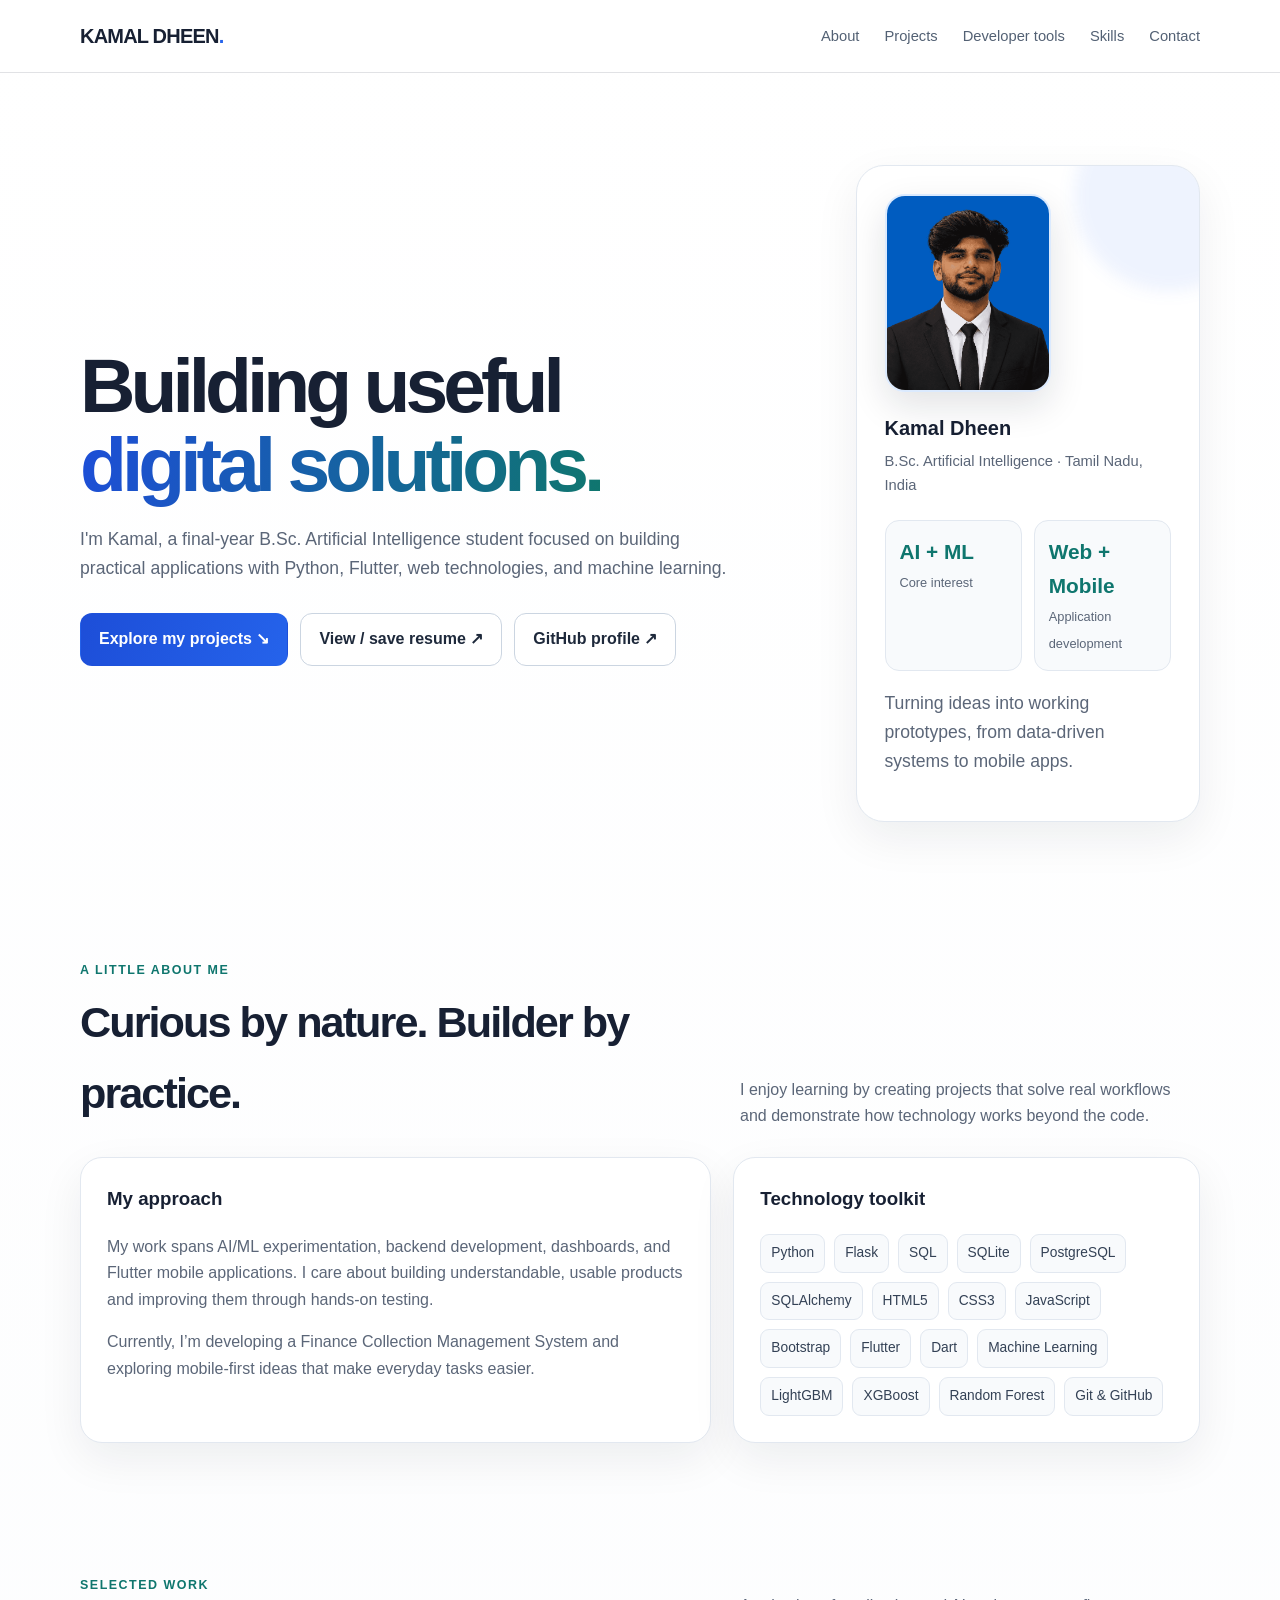
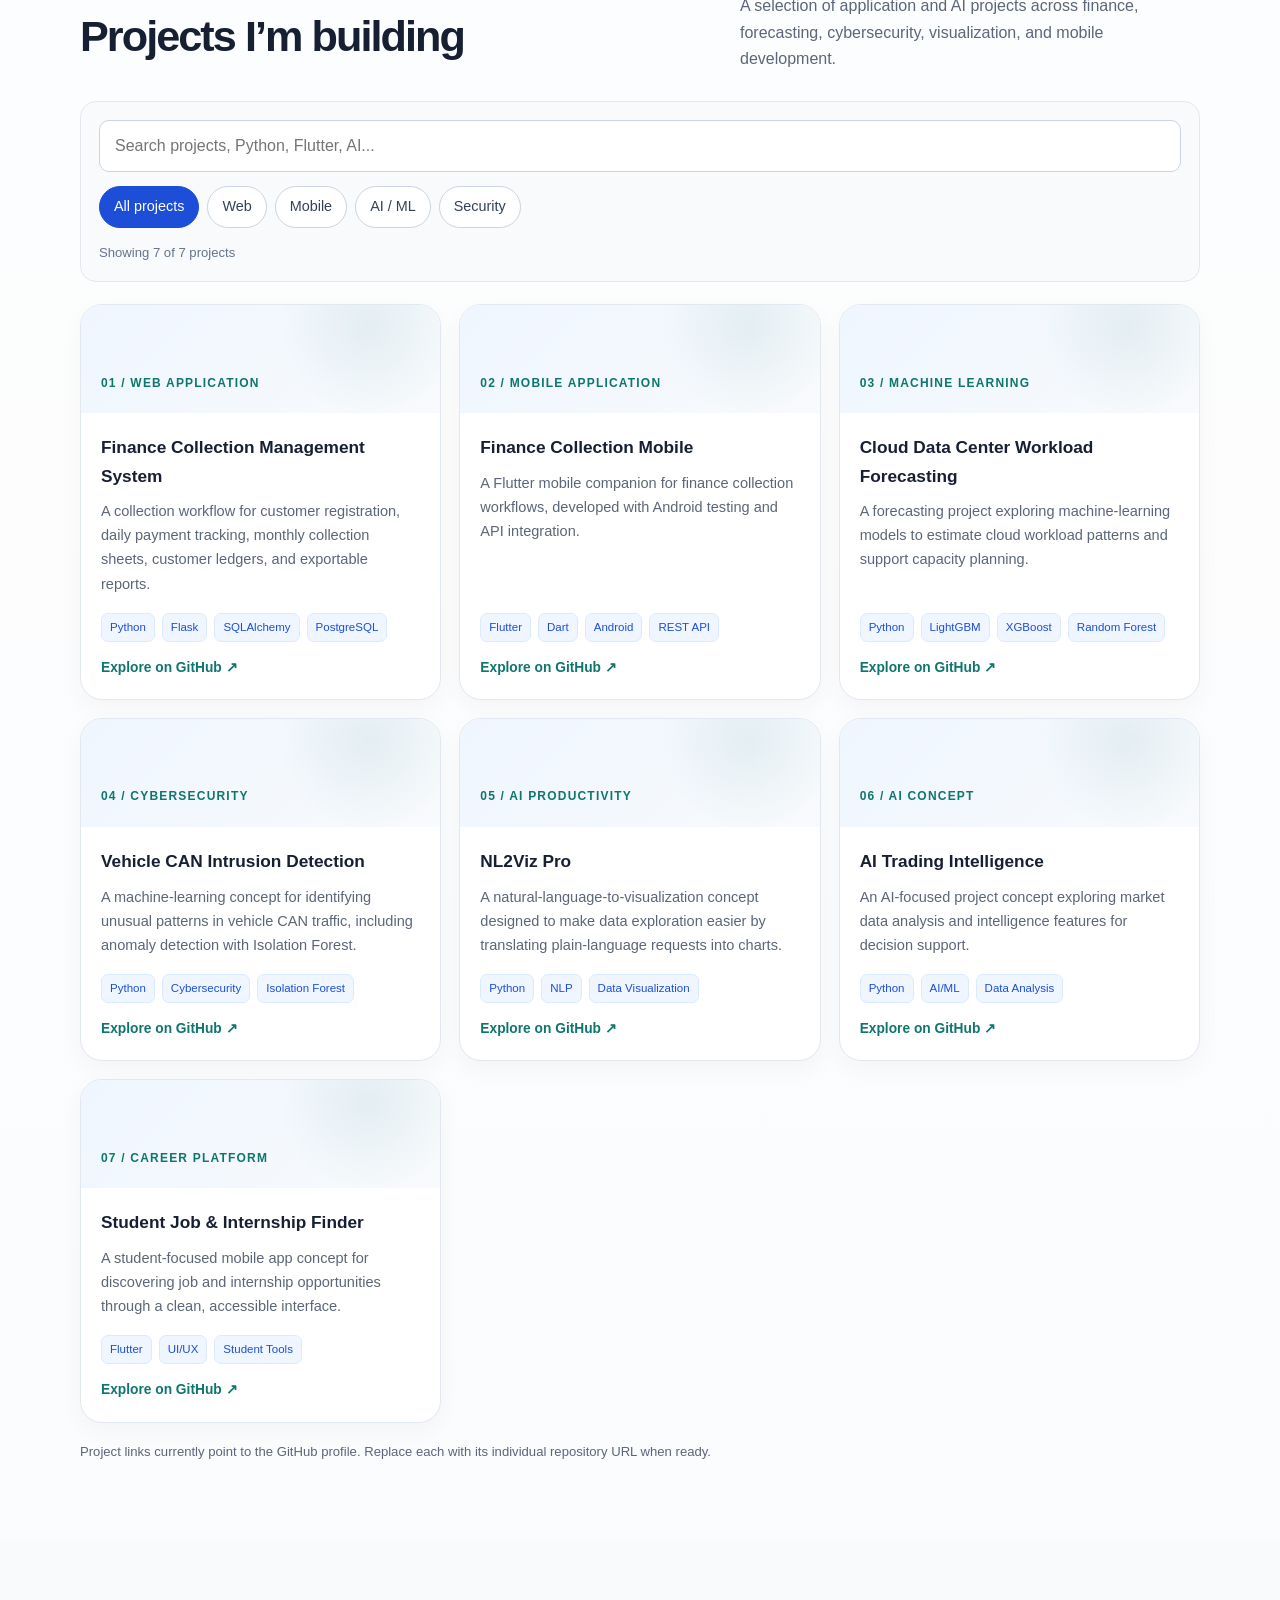
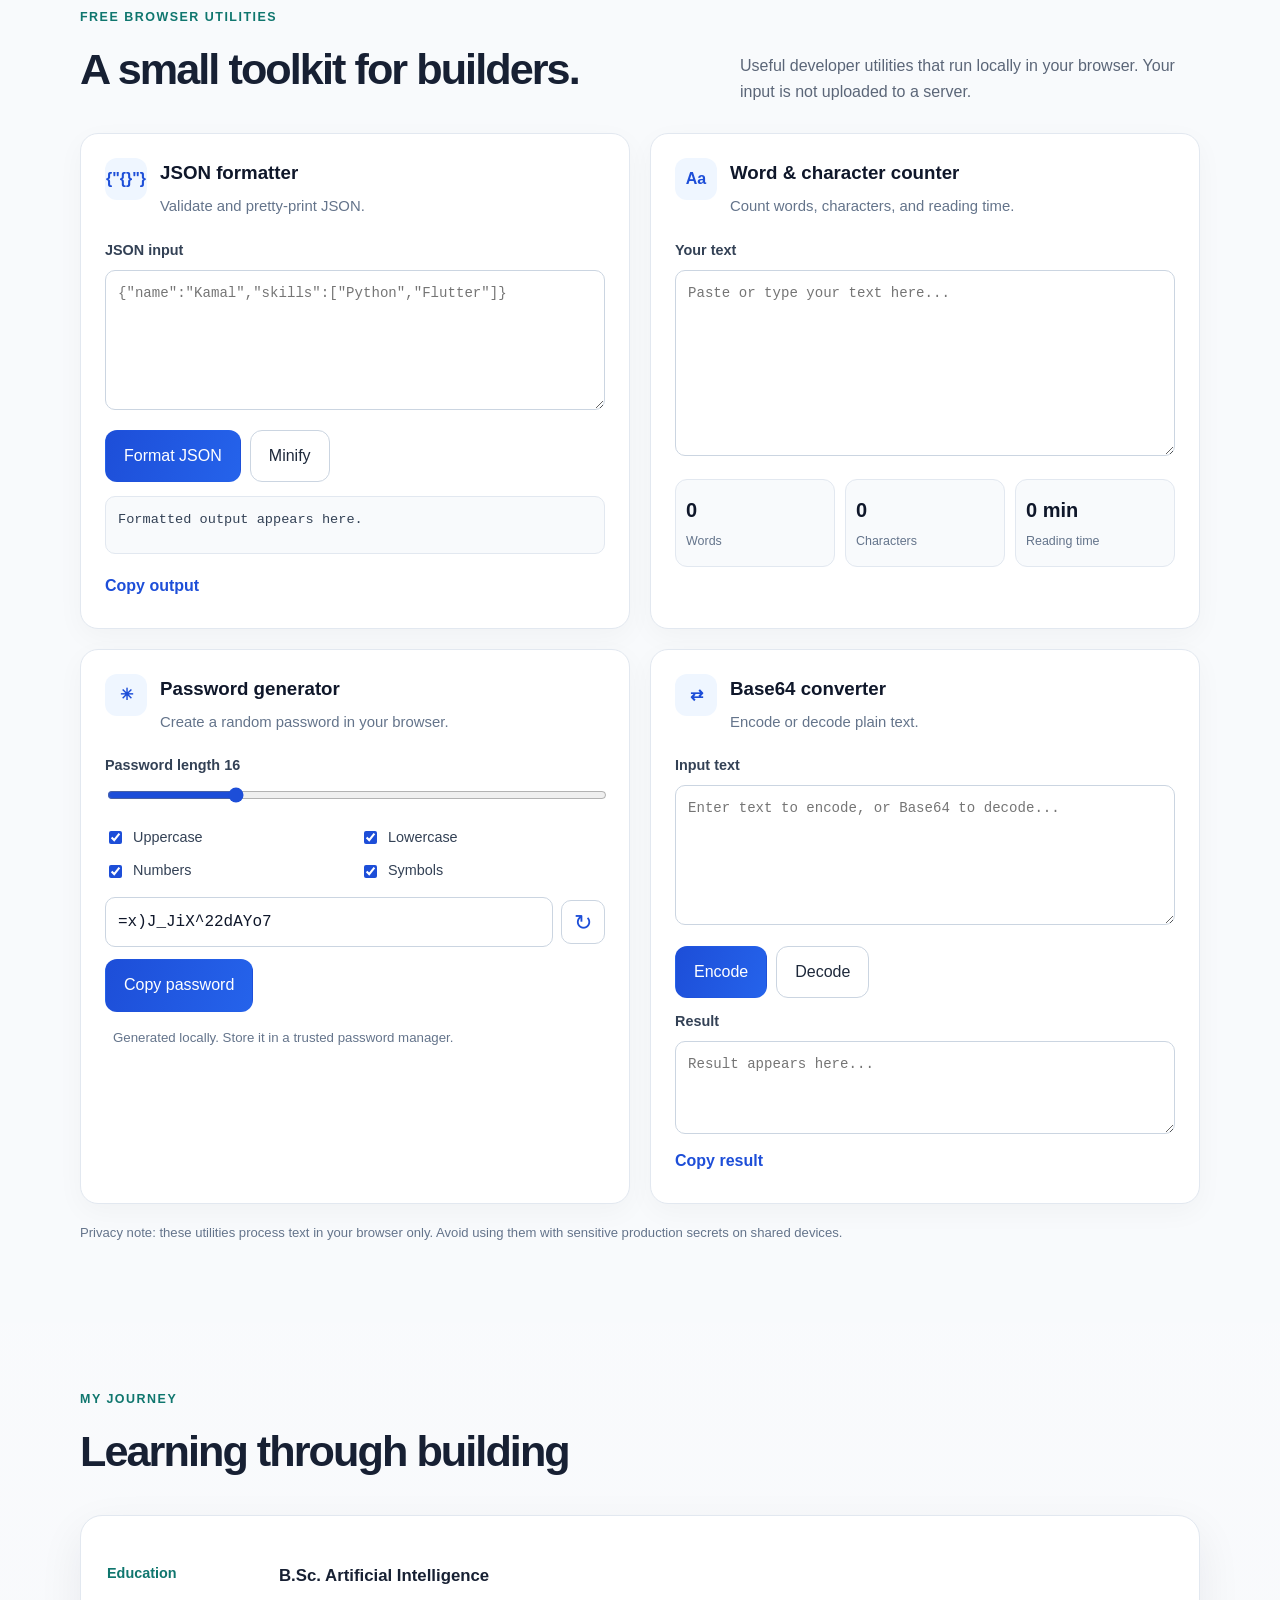
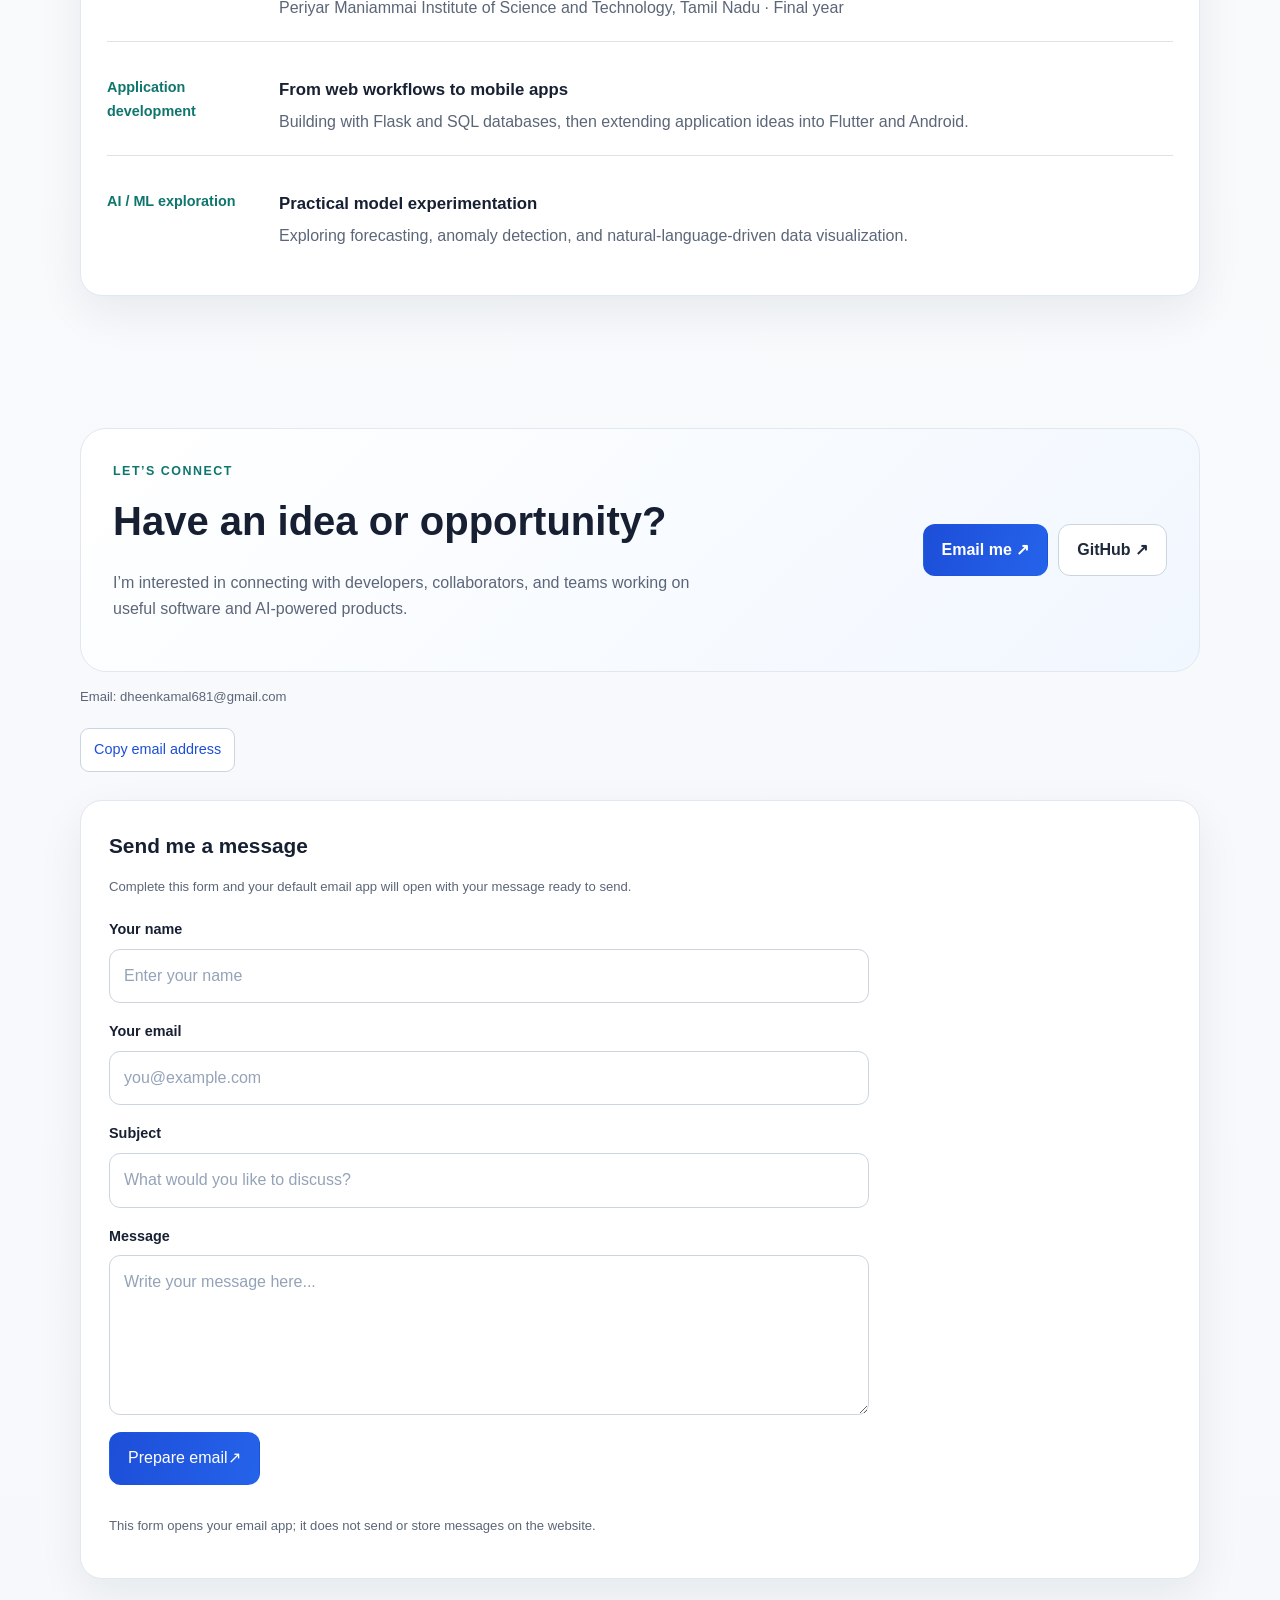
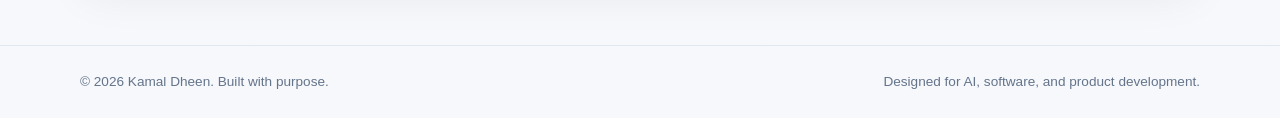
<file: index.html>
<!doctype html>
<html lang="en">
<head>
  <meta charset="utf-8">
  <meta name="viewport" content="width=device-width, initial-scale=1">
  <meta name="theme-color" content="#080d18">
  <meta name="description" content="Kamal Dheen — Artificial Intelligence student and developer building practical AI, web, and mobile applications.">
  <title>Kamal Dheen | AI Developer Portfolio</title>
  <link rel="stylesheet" href="css/kamal-portfolio.css">
</head>
<body>
<header class="topbar">
  <div class="wrap navinner">
    <a class="brand" href="#home">KAMAL DHEEN<span>.</span></a>
    <nav aria-label="Main navigation">
      <ul>
        <li><a href="#about">About</a></li>
        <li><a href="#projects">Projects</a></li>
        <li><a href="#toolkit">Developer tools</a></li>
        <li><a href="#skills">Skills</a></li>
        <li><a href="#contact">Contact</a></li>
      </ul>
    </nav>
  </div>
</header>
<main>
  <section class="wrap hero" id="home">
    <div>
      <h1>Building useful<br><span class="gradient">digital solutions.</span></h1>
      <p>I'm Kamal, a final-year B.Sc. Artificial Intelligence student focused on building practical applications with Python, Flutter, web technologies, and machine learning.</p>
      <div class="actions">
        <a class="btn primary" href="#projects">Explore my projects ↘</a>
        <a class="btn secondary" href="resume.html">View / save resume ↗</a>
        <a class="btn secondary" href="https://github.com/Kamaldheen20" target="_blank" rel="noopener noreferrer">GitHub profile ↗</a>
      </div>
    </div>
    <aside class="hero-card">
      <img class="avatar-photo" src="images/kamal-profile.png" alt="Kamal wearing a black suit and tie against a blue background">
      <h3>Kamal Dheen</h3>
      <div class="sub">B.Sc. Artificial Intelligence · Tamil Nadu, India</div>
      <div class="statrow">
        <div class="stat"><strong>AI + ML</strong><span>Core interest</span></div>
        <div class="stat"><strong>Web + Mobile</strong><span>Application development</span></div>
      </div>
      <p class="small-note">Turning ideas into working prototypes, from data-driven systems to mobile apps.</p>
    </aside>
  </section>

  <section class="content-section" id="about">
    <div class="wrap">
      <div class="section-head">
        <div><div class="kicker">A little about me</div><h2>Curious by nature. Builder by practice.</h2></div>
        <p>I enjoy learning by creating projects that solve real workflows and demonstrate how technology works beyond the code.</p>
      </div>
      <div class="about-grid">
        <article class="surface">
          <h3>My approach</h3>
          <p>My work spans AI/ML experimentation, backend development, dashboards, and Flutter mobile applications. I care about building understandable, usable products and improving them through hands-on testing.</p>
          <p>Currently, I’m developing a Finance Collection Management System and exploring mobile-first ideas that make everyday tasks easier.</p>
        </article>
        <article class="surface" id="skills">
          <h3>Technology toolkit</h3>
          <div class="skill-list">
            <span class="skill">Python</span><span class="skill">Flask</span><span class="skill">SQL</span>
            <span class="skill">SQLite</span><span class="skill">PostgreSQL</span><span class="skill">SQLAlchemy</span>
            <span class="skill">HTML5</span><span class="skill">CSS3</span><span class="skill">JavaScript</span>
            <span class="skill">Bootstrap</span><span class="skill">Flutter</span><span class="skill">Dart</span>
            <span class="skill">Machine Learning</span><span class="skill">LightGBM</span><span class="skill">XGBoost</span>
            <span class="skill">Random Forest</span><span class="skill">Git & GitHub</span>
          </div>
        </article>
      </div>
    </div>
  </section>

  <section class="content-section" id="projects">
    <div class="wrap">
      <div class="section-head">
        <div><div class="kicker">Selected work</div><h2>Projects I’m building</h2></div>
        <p>A selection of application and AI projects across finance, forecasting, cybersecurity, visualization, and mobile development.</p>
      </div>
      <div class="project-tools" role="search" aria-label="Find projects">
        <label class="sr-only" for="project-search">Search projects or technologies</label>
        <input id="project-search" type="search" placeholder="Search projects, Python, Flutter, AI..." autocomplete="off">
        <div class="project-filters" role="group" aria-label="Project categories">
          <button type="button" class="filter-chip active" data-filter="all" aria-pressed="true">All projects</button>
          <button type="button" class="filter-chip" data-filter="web" aria-pressed="false">Web</button>
          <button type="button" class="filter-chip" data-filter="mobile" aria-pressed="false">Mobile</button>
          <button type="button" class="filter-chip" data-filter="ai" aria-pressed="false">AI / ML</button>
          <button type="button" class="filter-chip" data-filter="security" aria-pressed="false">Security</button>
        </div>
        <p id="project-count" class="small-note" role="status" aria-live="polite">Showing 7 projects</p>
      </div>
      <div class="projects">
        <article class="project" data-category="web">
          <div class="project-top"><span>01 / Web application</span></div>
          <div class="project-body"><h3>Finance Collection Management System</h3><p>A collection workflow for customer registration, daily payment tracking, monthly collection sheets, customer ledgers, and exportable reports.</p><div class="tags"><span class="tag">Python</span><span class="tag">Flask</span><span class="tag">SQLAlchemy</span><span class="tag">PostgreSQL</span></div><a class="project-link" href="https://github.com/Kamaldheen20" target="_blank" rel="noopener noreferrer">Explore on GitHub ↗</a></div>
        </article>
        <article class="project" data-category="mobile">
          <div class="project-top"><span>02 / Mobile application</span></div>
          <div class="project-body"><h3>Finance Collection Mobile</h3><p>A Flutter mobile companion for finance collection workflows, developed with Android testing and API integration.</p><div class="tags"><span class="tag">Flutter</span><span class="tag">Dart</span><span class="tag">Android</span><span class="tag">REST API</span></div><a class="project-link" href="https://github.com/Kamaldheen20" target="_blank" rel="noopener noreferrer">Explore on GitHub ↗</a></div>
        </article>
        <article class="project" data-category="ai">
          <div class="project-top"><span>03 / Machine learning</span></div>
          <div class="project-body"><h3>Cloud Data Center Workload Forecasting</h3><p>A forecasting project exploring machine-learning models to estimate cloud workload patterns and support capacity planning.</p><div class="tags"><span class="tag">Python</span><span class="tag">LightGBM</span><span class="tag">XGBoost</span><span class="tag">Random Forest</span></div><a class="project-link" href="https://github.com/Kamaldheen20" target="_blank" rel="noopener noreferrer">Explore on GitHub ↗</a></div>
        </article>
        <article class="project" data-category="security">
          <div class="project-top"><span>04 / Cybersecurity</span></div>
          <div class="project-body"><h3>Vehicle CAN Intrusion Detection</h3><p>A machine-learning concept for identifying unusual patterns in vehicle CAN traffic, including anomaly detection with Isolation Forest.</p><div class="tags"><span class="tag">Python</span><span class="tag">Cybersecurity</span><span class="tag">Isolation Forest</span></div><a class="project-link" href="https://github.com/Kamaldheen20" target="_blank" rel="noopener noreferrer">Explore on GitHub ↗</a></div>
        </article>
        <article class="project" data-category="ai">
          <div class="project-top"><span>05 / AI productivity</span></div>
          <div class="project-body"><h3>NL2Viz Pro</h3><p>A natural-language-to-visualization concept designed to make data exploration easier by translating plain-language requests into charts.</p><div class="tags"><span class="tag">Python</span><span class="tag">NLP</span><span class="tag">Data Visualization</span></div><a class="project-link" href="https://github.com/Kamaldheen20" target="_blank" rel="noopener noreferrer">Explore on GitHub ↗</a></div>
        </article>
        <article class="project" data-category="ai">
          <div class="project-top"><span>06 / AI concept</span></div>
          <div class="project-body"><h3>AI Trading Intelligence</h3><p>An AI-focused project concept exploring market data analysis and intelligence features for decision support.</p><div class="tags"><span class="tag">Python</span><span class="tag">AI/ML</span><span class="tag">Data Analysis</span></div><a class="project-link" href="https://github.com/Kamaldheen20" target="_blank" rel="noopener noreferrer">Explore on GitHub ↗</a></div>
        </article>
        <article class="project" data-category="mobile">
          <div class="project-top"><span>07 / Career platform</span></div>
          <div class="project-body"><h3>Student Job & Internship Finder</h3><p>A student-focused mobile app concept for discovering job and internship opportunities through a clean, accessible interface.</p><div class="tags"><span class="tag">Flutter</span><span class="tag">UI/UX</span><span class="tag">Student Tools</span></div><a class="project-link" href="https://github.com/Kamaldheen20" target="_blank" rel="noopener noreferrer">Explore on GitHub ↗</a></div>
        </article>
      </div>
      <p class="small-note" style="margin-top:18px">Project links currently point to the GitHub profile. Replace each with its individual repository URL when ready.</p>
    </div>
  </section>

  <section class="content-section toolkit-section" id="toolkit">
    <div class="wrap">
      <div class="section-head">
        <div><div class="kicker">Free browser utilities</div><h2>A small toolkit for builders.</h2></div>
        <p>Useful developer utilities that run locally in your browser. Your input is not uploaded to a server.</p>
      </div>
      <div class="tool-grid">
        <article class="tool-card">
          <div class="tool-heading"><span class="tool-icon">{"{}"}</span><div><h3>JSON formatter</h3><p>Validate and pretty-print JSON.</p></div></div>
          <label for="json-input">JSON input</label>
          <textarea id="json-input" rows="5" spellcheck="false" placeholder='{"name":"Kamal","skills":["Python","Flutter"]}'></textarea>
          <div class="tool-actions"><button class="btn primary tool-button" id="json-format" type="button">Format JSON</button><button class="btn secondary tool-button" id="json-minify" type="button">Minify</button></div>
          <pre class="tool-output" id="json-output" aria-live="polite">Formatted output appears here.</pre>
          <button class="text-action" id="json-copy" type="button">Copy output</button><span class="tool-status" id="json-status" role="status"></span>
        </article>
        <article class="tool-card">
          <div class="tool-heading"><span class="tool-icon">Aa</span><div><h3>Word & character counter</h3><p>Count words, characters, and reading time.</p></div></div>
          <label for="counter-input">Your text</label>
          <textarea id="counter-input" rows="7" placeholder="Paste or type your text here..."></textarea>
          <div class="counter-stats">
            <div><strong id="word-count">0</strong><span>Words</span></div>
            <div><strong id="char-count">0</strong><span>Characters</span></div>
            <div><strong id="read-time">0 min</strong><span>Reading time</span></div>
          </div>
        </article>
        <article class="tool-card">
          <div class="tool-heading"><span class="tool-icon">✳</span><div><h3>Password generator</h3><p>Create a random password in your browser.</p></div></div>
          <label for="password-length">Password length <strong id="password-length-value">16</strong></label>
          <input id="password-length" type="range" min="8" max="40" value="16">
          <div class="check-options"><label><input id="pw-upper" type="checkbox" checked> Uppercase</label><label><input id="pw-lower" type="checkbox" checked> Lowercase</label><label><input id="pw-number" type="checkbox" checked> Numbers</label><label><input id="pw-symbol" type="checkbox" checked> Symbols</label></div>
          <div class="password-row"><input id="password-output" type="text" readonly aria-label="Generated password" placeholder="Generate a password"><button class="icon-button" id="password-generate" type="button" aria-label="Generate password">↻</button></div>
          <div class="tool-actions"><button class="btn primary tool-button" id="password-copy" type="button">Copy password</button></div>
          <span class="tool-status" id="password-status" role="status">Generated locally; don't reuse passwords.</span>
        </article>
        <article class="tool-card">
          <div class="tool-heading"><span class="tool-icon">⇄</span><div><h3>Base64 converter</h3><p>Encode or decode plain text.</p></div></div>
          <label for="base64-input">Input text</label>
          <textarea id="base64-input" rows="5" placeholder="Enter text to encode, or Base64 to decode..."></textarea>
          <div class="tool-actions"><button class="btn primary tool-button" id="base64-encode" type="button">Encode</button><button class="btn secondary tool-button" id="base64-decode" type="button">Decode</button></div>
          <label for="base64-output">Result</label>
          <textarea id="base64-output" rows="3" readonly placeholder="Result appears here..."></textarea>
          <button class="text-action" id="base64-copy" type="button">Copy result</button><span class="tool-status" id="base64-status" role="status"></span>
        </article>
      </div>
      <p class="small-note toolkit-note">Privacy note: these utilities process text in your browser only. Avoid using them with sensitive production secrets on shared devices.</p>
    </div>
  </section>

  <section class="content-section" id="journey">
    <div class="wrap">
      <div class="section-head"><div><div class="kicker">My journey</div><h2>Learning through building</h2></div></div>
      <div class="surface timeline">
        <div class="timeline-item"><div class="timeline-label">Education</div><div><h3>B.Sc. Artificial Intelligence</h3><p>Periyar Maniammai Institute of Science and Technology, Tamil Nadu · Final year</p></div></div>
        <div class="timeline-item"><div class="timeline-label">Application development</div><div><h3>From web workflows to mobile apps</h3><p>Building with Flask and SQL databases, then extending application ideas into Flutter and Android.</p></div></div>
        <div class="timeline-item"><div class="timeline-label">AI / ML exploration</div><div><h3>Practical model experimentation</h3><p>Exploring forecasting, anomaly detection, and natural-language-driven data visualization.</p></div></div>
      </div>
    </div>
  </section>

  <section class="content-section" id="contact">
    <div class="wrap">
      <div class="contact-panel">
        <div><div class="kicker">Let’s connect</div><h2 style="margin:6px 0 0;font-size:clamp(1.8rem,4vw,2.5rem)">Have an idea or opportunity?</h2><p>I’m interested in connecting with developers, collaborators, and teams working on useful software and AI-powered products.</p></div>
        <div class="contact-links">
          <a class="btn primary" href="mailto:dheenkamal681@gmail.com">Email me ↗</a>
          <a class="btn secondary" href="https://github.com/Kamaldheen20" target="_blank" rel="noopener noreferrer">GitHub ↗</a>
        </div>
      </div>
      <p class="small-note" style="margin-top:14px">Email: <a href="mailto:dheenkamal681@gmail.com">dheenkamal681@gmail.com</a></p>
      <button class="copy-email" id="copy-email" type="button">Copy email address</button><span id="copy-status" class="small-note" role="status" aria-live="polite"></span>
      <div class="contact-form-wrap">
        <h3>Send me a message</h3>
        <p class="small-note">Complete this form and your default email app will open with your message ready to send.</p>
        <form id="contact-form" class="contact-form">
          <div class="form-row"><label for="contact-name">Your name</label><input id="contact-name" name="name" type="text" placeholder="Enter your name" autocomplete="name" required></div>
          <div class="form-row"><label for="contact-email">Your email</label><input id="contact-email" name="email" type="email" placeholder="you@example.com" autocomplete="email" required></div>
          <div class="form-row"><label for="contact-subject">Subject</label><input id="contact-subject" name="subject" type="text" placeholder="What would you like to discuss?" required></div>
          <div class="form-row"><label for="contact-message">Message</label><textarea id="contact-message" name="message" rows="5" placeholder="Write your message here..." required></textarea></div>
          <button class="btn primary" type="submit">Prepare email <span>↗</span></button>
          <p class="small-note">This form opens your email app; it does not send or store messages on the website.</p>
        </form>
      </div>
    </div>
  </section>
</main>
<script>
(function(){
 const search=document.getElementById('project-search');
 const cards=Array.from(document.querySelectorAll('.projects .project'));
 const chips=Array.from(document.querySelectorAll('.filter-chip'));
 const count=document.getElementById('project-count');
 let filter='all';
 function refresh(){
  const term=search.value.trim().toLowerCase();
  let visible=0;
  cards.forEach(card=>{
   const matches=(filter==='all'||card.dataset.category===filter)&&card.textContent.toLowerCase().includes(term);
   card.hidden=!matches;if(matches)visible++;
  });
  count.textContent='Showing '+visible+' of '+cards.length+' projects';
 }
 search.addEventListener('input',refresh);
 chips.forEach(chip=>chip.addEventListener('click',()=>{
  filter=chip.dataset.filter;
  chips.forEach(item=>{const active=item===chip;item.classList.toggle('active',active);item.setAttribute('aria-pressed',String(active));});
  refresh();
 }));
 refresh();
 const copy=document.getElementById('copy-email');
 copy.addEventListener('click',async()=>{
  const email='dheenkamal681@gmail.com';
  try{await navigator.clipboard.writeText(email);document.getElementById('copy-status').textContent=' Copied!';}
  catch{document.getElementById('copy-status').textContent=' Select the email address above to copy it.';}
 });
})();
</script>
<script>
(function(){
 const byId=id=>document.getElementById(id);
 const status=(id,msg)=>{byId(id).textContent=msg;};
 function copyText(value,statusId){
  if(!value){status(statusId,' Nothing to copy yet.');return;}
  if(navigator.clipboard&&window.isSecureContext){navigator.clipboard.writeText(value).then(()=>status(statusId,' Copied to clipboard.')).catch(()=>status(statusId,' Copy unavailable; select and copy the text manually.'));}
  else{status(statusId,' Clipboard unavailable; select and copy the text manually.');}
 }
 function jsonAction(mode){
  const raw=byId('json-input').value;
  try{const parsed=JSON.parse(raw);byId('json-output').textContent=mode==='minify'?JSON.stringify(parsed):JSON.stringify(parsed,null,2);status('json-status',' Valid JSON.');}
  catch(e){byId('json-output').textContent='';status('json-status',' Invalid JSON: '+e.message);}
 }
 byId('json-format').addEventListener('click',()=>jsonAction('format'));
 byId('json-minify').addEventListener('click',()=>jsonAction('minify'));
 byId('json-copy').addEventListener('click',()=>copyText(byId('json-output').textContent,'json-status'));
 function countText(){
  const value=byId('counter-input').value;
  const trimmed=value.trim();
  const words=trimmed?trimmed.split(/\s+/u).length:0;
  byId('word-count').textContent=words.toLocaleString();
  byId('char-count').textContent=value.length.toLocaleString();
  byId('read-time').textContent=(words===0?'0':Math.max(1,Math.ceil(words/200)))+' min';
 }
 byId('counter-input').addEventListener('input',countText);
 byId('password-length').addEventListener('input',()=>byId('password-length-value').textContent=byId('password-length').value);
 function generatePassword(){
  const groups=[];
  if(byId('pw-upper').checked)groups.push('ABCDEFGHJKLMNPQRSTUVWXYZ');
  if(byId('pw-lower').checked)groups.push('abcdefghijkmnopqrstuvwxyz');
  if(byId('pw-number').checked)groups.push('23456789');
  if(byId('pw-symbol').checked)groups.push('!@#$%^&*()-_=+[]{}?');
  if(!groups.length){status('password-status',' Select at least one character type.');byId('password-output').value='';return;}
  const all=groups.join('');
  const randomIndex=max=>{
   const limit=Math.floor(256/max)*max;let byte;
   do{const a=new Uint8Array(1);crypto.getRandomValues(a);byte=a[0];}while(byte>=limit);
   return byte%max;
  };
  const chars=groups.map(group=>group[randomIndex(group.length)]);
  while(chars.length<Number(byId('password-length').value))chars.push(all[randomIndex(all.length)]);
  for(let i=chars.length-1;i>0;i--){const j=randomIndex(i+1);[chars[i],chars[j]]=[chars[j],chars[i]];}
  byId('password-output').value=chars.join('');
  status('password-status',' Generated locally. Store it in a trusted password manager.');
 }
 byId('password-generate').addEventListener('click',generatePassword);
 ['pw-upper','pw-lower','pw-number','pw-symbol'].forEach(id=>byId(id).addEventListener('change',()=>{}));
 byId('password-copy').addEventListener('click',()=>copyText(byId('password-output').value,'password-status'));
 function convertBase64(mode){
  const value=byId('base64-input').value;
  try{
   if(mode==='encode')byId('base64-output').value=btoa(Array.from(new TextEncoder().encode(value),b=>String.fromCharCode(b)).join(''));
   else{
    const binary=atob(value.trim());const bytes=Uint8Array.from(binary,c=>c.charCodeAt(0));
    byId('base64-output').value=new TextDecoder('utf-8',{fatal:true}).decode(bytes);
   }
   status('base64-status',mode==='encode'?' Encoded successfully.':' Decoded successfully.');
  }catch(e){byId('base64-output').value='';status('base64-status',' Could not '+mode+'. Check the input format.');}
 }
 byId('base64-encode').addEventListener('click',()=>convertBase64('encode'));
 byId('base64-decode').addEventListener('click',()=>convertBase64('decode'));
 byId('base64-copy').addEventListener('click',()=>copyText(byId('base64-output').value,'base64-status'));
 generatePassword();
})();
</script>
<script>
document.getElementById("contact-form").addEventListener("submit", function (event) {
  event.preventDefault();
  const form = event.currentTarget;
  const body = "Name: " + form.elements.name.value.trim() + "\\nReply email: " + form.elements.email.value.trim() + "\\n\\n" + form.elements.message.value.trim();
  window.location.href = "mailto:dheenkamal681@gmail.com?subject=" + encodeURIComponent(form.elements.subject.value.trim()) + "&body=" + encodeURIComponent(body);
});
</script>
<footer class="footer"><div class="wrap footer-inner"><span>© <span id="year">2026</span> Kamal Dheen. Built with purpose.</span><span>Designed for AI, software, and product development.</span></div></footer>
<script>document.getElementById('year').textContent = new Date().getFullYear();</script>
</body>
</html>
</file>
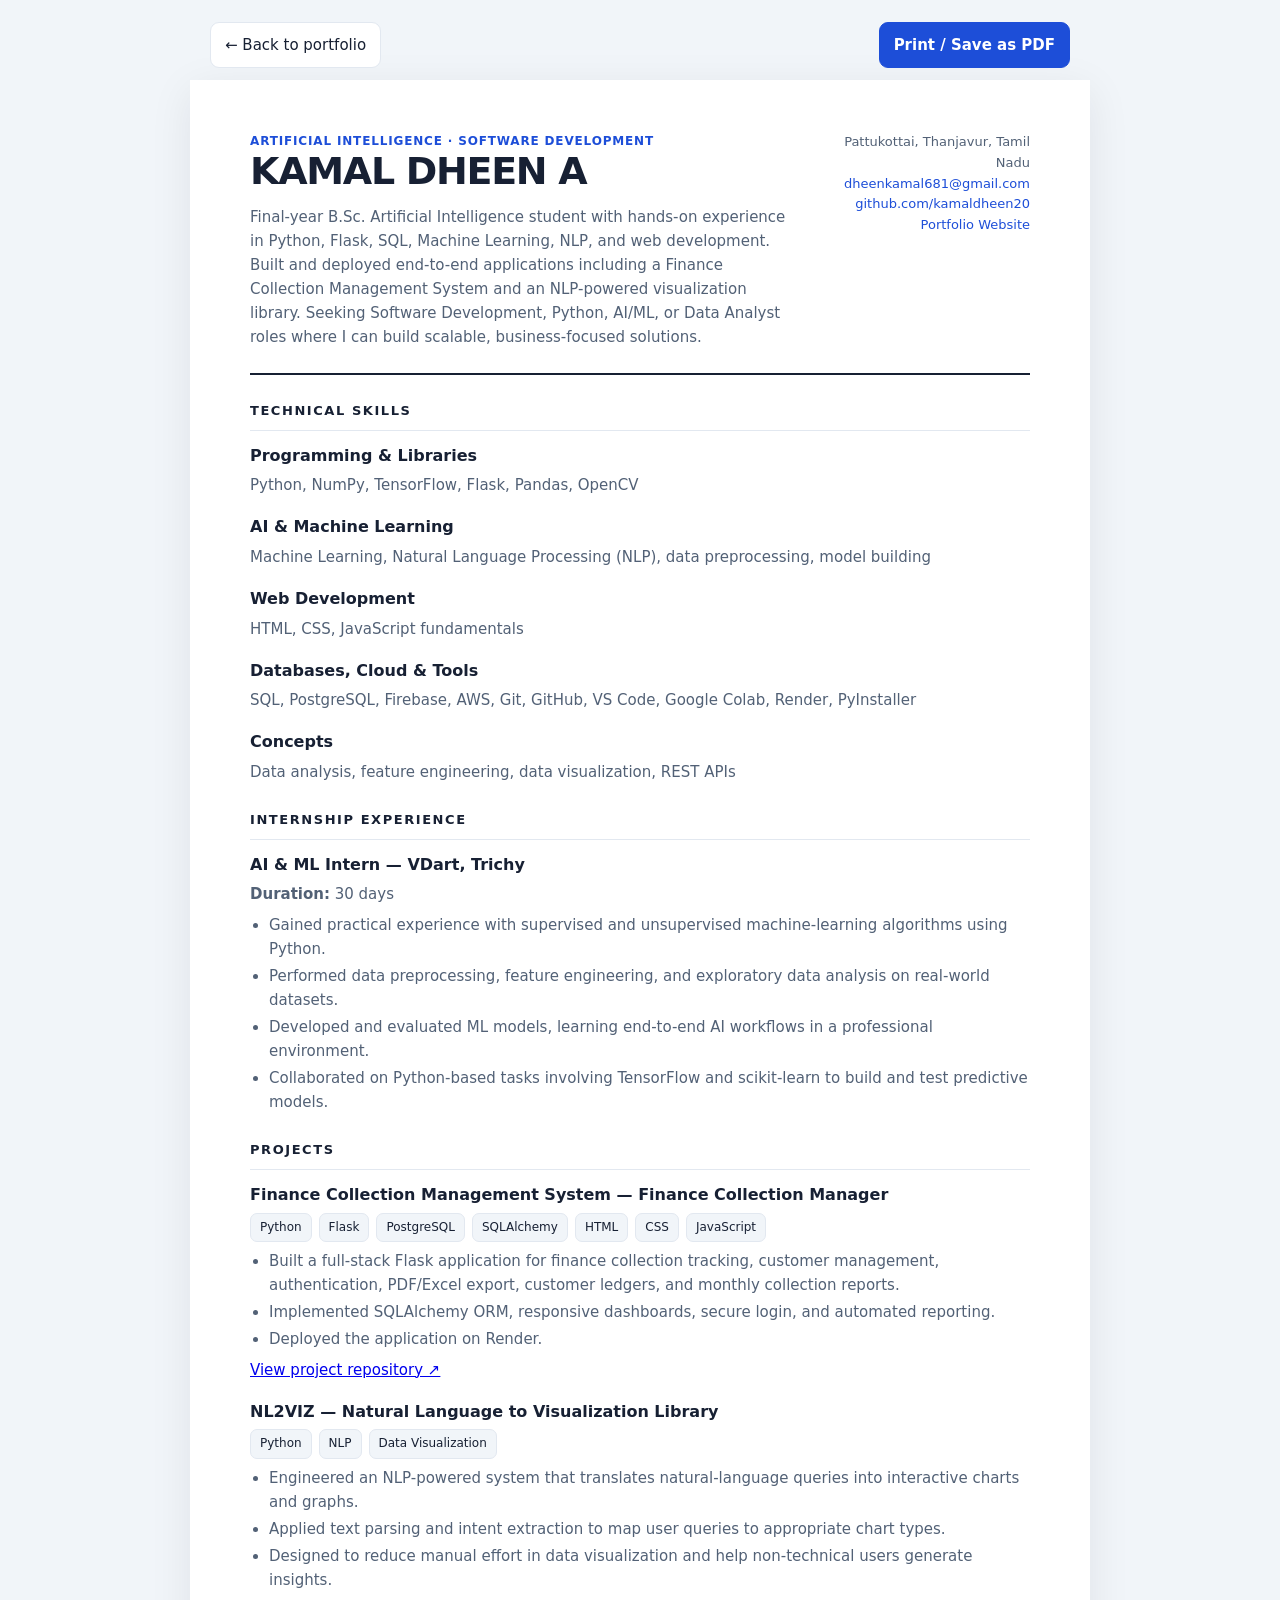
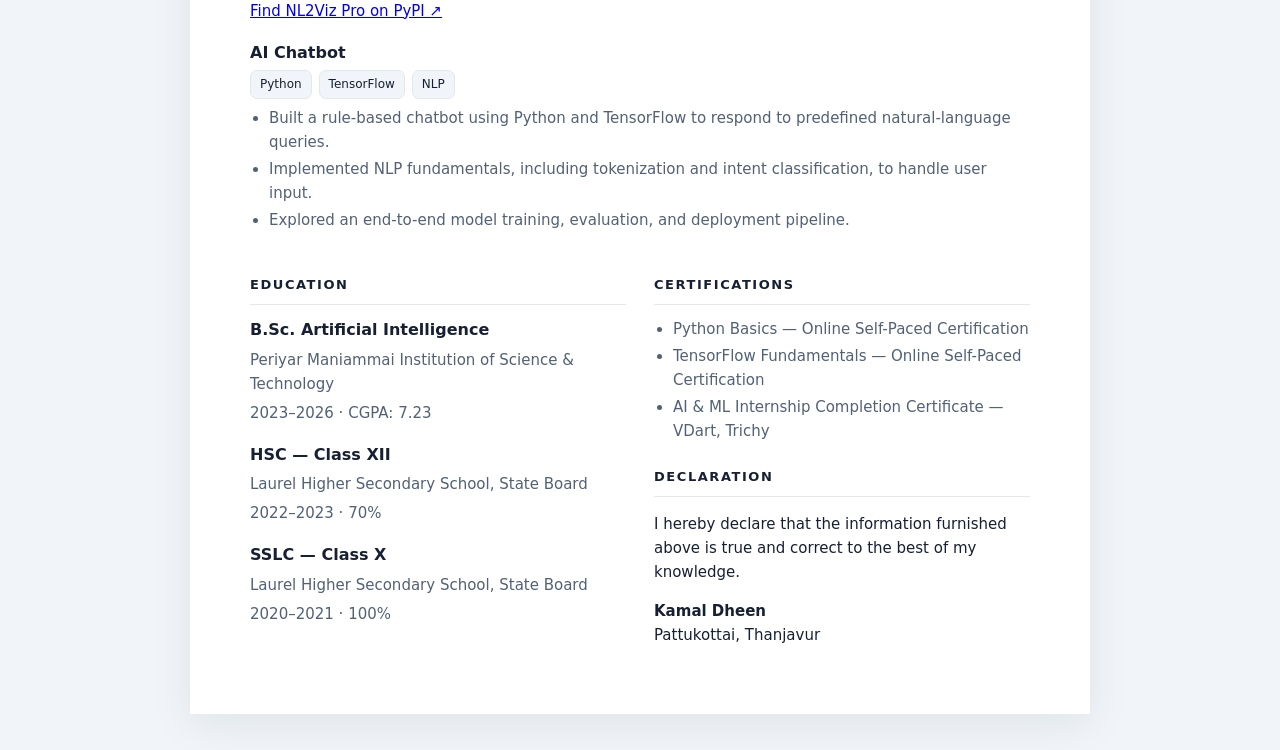
<file: resume.html>
<!doctype html>
<html lang="en">
<head>
<meta charset="utf-8">
<meta name="viewport" content="width=device-width,initial-scale=1">
<meta name="description" content="Kamal's resume — Artificial Intelligence, software development, and mobile applications.">
<meta name="theme-color" content="#ffffff">
<title>Kamal Dheen | Resume</title>
<style>
:root{color-scheme:light;--ink:#172033;--muted:#526176;--blue:#1d4ed8;--line:#e2e8f0}
*{box-sizing:border-box}body{margin:0;background:#f1f5f9;color:var(--ink);font:15px/1.6 Inter,ui-sans-serif,system-ui,-apple-system,"Segoe UI",sans-serif}
.toolbar{max-width:900px;margin:22px auto 12px;padding:0 20px;display:flex;justify-content:space-between;align-items:center;gap:12px}.toolbar a,.toolbar button{font:inherit;text-decoration:none;border:1px solid var(--line);border-radius:9px;background:#fff;color:var(--ink);padding:10px 14px;cursor:pointer}.toolbar button{background:var(--blue);border-color:var(--blue);color:#fff;font-weight:650}
.resume{max-width:900px;margin:0 auto 36px;padding:52px 60px;background:#fff;box-shadow:0 10px 40px rgba(15,23,42,.08)}
header{display:flex;justify-content:space-between;gap:24px;align-items:flex-start;padding-bottom:24px;border-bottom:2px solid var(--ink)}h1{font-size:38px;line-height:1.1;letter-spacing:-1.3px;margin:0 0 8px} .role{color:var(--blue);font-weight:700;letter-spacing:.07em;text-transform:uppercase;font-size:12px}.intro{max-width:570px;color:var(--muted);margin:12px 0 0}.contact{text-align:right;color:var(--muted);font-size:13px;overflow-wrap:anywhere}.contact a{color:var(--blue);text-decoration:none}
section{margin-top:26px}h2{font-size:13px;letter-spacing:.12em;text-transform:uppercase;margin:0 0 12px;padding-bottom:8px;border-bottom:1px solid var(--line)}h3{font-size:16px;margin:0 0 5px}.item{margin:0 0 17px}.item p{margin:5px 0;color:var(--muted)}.tags{display:flex;flex-wrap:wrap;gap:7px}.tags span{background:#f1f5f9;border:1px solid var(--line);border-radius:7px;padding:4px 9px;font-size:12px}.project-note{font-size:13px;color:var(--muted)}ul{margin:7px 0;padding-left:19px;color:var(--muted)}li{margin:3px 0}.columns{display:grid;grid-template-columns:1fr 1fr;gap:28px}
@media(max-width:650px){.resume{margin:0 10px 20px;padding:28px 22px}.toolbar{margin-top:12px}.resume header{display:block}.contact{text-align:left;margin-top:18px}.columns{grid-template-columns:1fr;gap:0}h1{font-size:32px}}
@page{size:A4;margin:12mm}
@media print{body{background:#fff;font-size:10.5pt}.toolbar{display:none}.resume{max-width:none;margin:0;padding:0;box-shadow:none}.resume header{padding-bottom:14px}h1{font-size:28pt}section{margin-top:17px}.item{margin-bottom:11px}.tags span{padding:2px 6px}.contact{font-size:9pt}a{color:inherit;text-decoration:none}}
</style>
</head>
<body>
<div class="toolbar"><a href="index.html">← Back to portfolio</a><button type="button" onclick="window.print()">Print / Save as PDF</button></div>
<main class="resume">
<header>
<div><div class="role">Artificial Intelligence · Software Development</div><h1>KAMAL DHEEN A</h1><p class="intro">Final-year B.Sc. Artificial Intelligence student with hands-on experience in Python, Flask, SQL, Machine Learning, NLP, and web development. Built and deployed end-to-end applications including a Finance Collection Management System and an NLP-powered visualization library. Seeking Software Development, Python, AI/ML, or Data Analyst roles where I can build scalable, business-focused solutions.</p></div>
<div class="contact"><div>Pattukottai, Thanjavur, Tamil Nadu</div><div><a href="mailto:dheenkamal681@gmail.com">dheenkamal681@gmail.com</a></div><div><a href="https://github.com/kamaldheen20" target="_blank" rel="noopener noreferrer">github.com/kamaldheen20</a></div><div><a href="https://kamalportfolio-one.vercel.app/">Portfolio Website</a></div></div>
</header>
<section><h2>Technical Skills</h2>
<div class="item"><h3>Programming & Libraries</h3><p>Python, NumPy, TensorFlow, Flask, Pandas, OpenCV</p></div>
<div class="item"><h3>AI & Machine Learning</h3><p>Machine Learning, Natural Language Processing (NLP), data preprocessing, model building</p></div>
<div class="item"><h3>Web Development</h3><p>HTML, CSS, JavaScript fundamentals</p></div>
<div class="item"><h3>Databases, Cloud & Tools</h3><p>SQL, PostgreSQL, Firebase, AWS, Git, GitHub, VS Code, Google Colab, Render, PyInstaller</p></div>
<div class="item"><h3>Concepts</h3><p>Data analysis, feature engineering, data visualization, REST APIs</p></div>
</section>
<section><h2>Internship Experience</h2>
<div class="item"><h3>AI & ML Intern — VDart, Trichy</h3><p><strong>Duration:</strong> 30 days</p><ul>
<li>Gained practical experience with supervised and unsupervised machine-learning algorithms using Python.</li>
<li>Performed data preprocessing, feature engineering, and exploratory data analysis on real-world datasets.</li>
<li>Developed and evaluated ML models, learning end-to-end AI workflows in a professional environment.</li>
<li>Collaborated on Python-based tasks involving TensorFlow and scikit-learn to build and test predictive models.</li>
</ul></div></section>
<section><h2>Projects</h2>
<div class="item"><h3>Finance Collection Management System — Finance Collection Manager</h3><div class="tags"><span>Python</span><span>Flask</span><span>PostgreSQL</span><span>SQLAlchemy</span><span>HTML</span><span>CSS</span><span>JavaScript</span></div><ul>
<li>Built a full-stack Flask application for finance collection tracking, customer management, authentication, PDF/Excel export, customer ledgers, and monthly collection reports.</li>
<li>Implemented SQLAlchemy ORM, responsive dashboards, secure login, and automated reporting.</li>
<li>Deployed the application on Render.</li>
</ul><p><a href="https://github.com/Kamaldheen20/financialapplication" target="_blank" rel="noopener noreferrer">View project repository ↗</a></p></div>
<div class="item"><h3>NL2VIZ — Natural Language to Visualization Library</h3><div class="tags"><span>Python</span><span>NLP</span><span>Data Visualization</span></div><ul>
<li>Engineered an NLP-powered system that translates natural-language queries into interactive charts and graphs.</li>
<li>Applied text parsing and intent extraction to map user queries to appropriate chart types.</li>
<li>Designed to reduce manual effort in data visualization and help non-technical users generate insights.</li>
</ul><p><a href="https://pypi.org/project/nl2viz-pro/" target="_blank" rel="noopener noreferrer">Find NL2Viz Pro on PyPI ↗</a></p></div>
<div class="item"><h3>AI Chatbot</h3><div class="tags"><span>Python</span><span>TensorFlow</span><span>NLP</span></div><ul>
<li>Built a rule-based chatbot using Python and TensorFlow to respond to predefined natural-language queries.</li>
<li>Implemented NLP fundamentals, including tokenization and intent classification, to handle user input.</li>
<li>Explored an end-to-end model training, evaluation, and deployment pipeline.</li>
</ul></div>
</section>
<div class="columns">
<section><h2>Education</h2>
<div class="item"><h3>B.Sc. Artificial Intelligence</h3><p>Periyar Maniammai Institution of Science & Technology</p><p>2023–2026 · CGPA: 7.23</p></div>
<div class="item"><h3>HSC — Class XII</h3><p>Laurel Higher Secondary School, State Board</p><p>2022–2023 · 70%</p></div>
<div class="item"><h3>SSLC — Class X</h3><p>Laurel Higher Secondary School, State Board</p><p>2020–2021 · 100%</p></div>
</section>
<section><h2>Certifications</h2><ul>
<li>Python Basics — Online Self-Paced Certification</li>
<li>TensorFlow Fundamentals — Online Self-Paced Certification</li>
<li>AI & ML Internship Completion Certificate — VDart, Trichy</li>
</ul><h2 style="margin-top:24px">Declaration</h2><p>I hereby declare that the information furnished above is true and correct to the best of my knowledge.</p><p><strong>Kamal Dheen</strong><br>Pattukottai, Thanjavur</p></section>
</div>
</main>
</body>
</html>
</file>
<file: css/kamal-portfolio.css>
:root{--bg:#080d18;--panel:#101827;--panel2:#0d1422;--text:#eaf0fb;--muted:#a3afc4;--blue:#55a7ff;--cyan:#67e8f9;--line:rgba(164,190,225,.16);--radius:22px}
*{box-sizing:border-box}html{scroll-behavior:smooth;scroll-padding-top:90px}body{margin:0;background:radial-gradient(ellipse at 80% 0%,rgba(38,100,180,.16),transparent 34%),var(--bg);color:var(--text);font-family:Inter,Segoe UI,Arial,sans-serif;line-height:1.65}a{color:inherit;text-decoration:none}a:hover{color:var(--cyan)}.wrap{width:min(1120px,calc(100% - 40px));margin:auto}.topbar{position:sticky;top:0;z-index:10;background:rgba(8,13,24,.88);backdrop-filter:blur(16px);border-bottom:1px solid var(--line)}.navinner{min-height:72px;display:flex;align-items:center;justify-content:space-between;gap:24px}.brand{font-weight:800;letter-spacing:-.04em;font-size:1.25rem}.brand span{color:var(--blue)}nav ul{display:flex;gap:25px;list-style:none;margin:0;padding:0;color:var(--muted);font-size:.92rem}.hero{padding:92px 0 72px;display:grid;grid-template-columns:1.35fr .65fr;align-items:center;gap:60px;min-height:570px}.eyebrow{display:inline-flex;gap:9px;align-items:center;color:var(--cyan);border:1px solid rgba(103,232,249,.25);background:rgba(103,232,249,.06);border-radius:100px;padding:7px 13px;font-size:.8rem;font-weight:700;letter-spacing:.08em;text-transform:uppercase}.eyebrow:before{content:"";width:7px;height:7px;border-radius:50%;background:var(--cyan);box-shadow:0 0 12px var(--cyan)}h1{font-size:clamp(2.8rem,6vw,5.2rem);line-height:1.04;letter-spacing:-.065em;margin:24px 0 20px}h1 .gradient{background:linear-gradient(100deg,var(--blue),var(--cyan));-webkit-background-clip:text;background-clip:text;color:transparent}.hero p{max-width:650px;color:var(--muted);font-size:1.1rem}.actions{display:flex;flex-wrap:wrap;gap:12px;margin-top:30px}.btn{display:inline-flex;align-items:center;justify-content:center;padding:12px 18px;border-radius:12px;font-weight:700;border:1px solid var(--line);transition:transform .2s,background .2s}.btn:hover{transform:translateY(-2px)}.btn.primary{background:linear-gradient(110deg,#2378db,#32a9e7);border-color:transparent;color:#fff}.btn.secondary{background:rgba(255,255,255,.025)}.hero-card{border:1px solid var(--line);border-radius:28px;background:linear-gradient(145deg,rgba(22,37,60,.95),rgba(12,19,32,.95));padding:28px;box-shadow:0 28px 80px rgba(0,0,0,.25);position:relative;overflow:hidden}.hero-card:before{content:"";position:absolute;width:190px;height:190px;border-radius:50%;background:rgba(54,145,255,.14);filter:blur(8px);right:-65px;top:-65px}.avatar{width:86px;height:86px;border-radius:24px;display:grid;place-items:center;background:linear-gradient(145deg,#1d5eaa,#55c9e8);font-size:2rem;font-weight:900;color:#fff;margin-bottom:20px;box-shadow:0 12px 35px rgba(49,140,226,.25)}.hero-card h3{margin:0 0 4px;font-size:1.25rem}.hero-card .sub{color:var(--muted);font-size:.92rem}.statrow{display:grid;grid-template-columns:1fr 1fr;gap:12px;margin-top:22px}.stat{border:1px solid var(--line);background:rgba(255,255,255,.025);border-radius:14px;padding:14px}.stat strong{display:block;font-size:1.3rem;color:var(--cyan)}.stat span{font-size:.8rem;color:var(--muted)}section.content-section{padding:66px 0}.section-head{display:flex;align-items:end;justify-content:space-between;gap:20px;margin-bottom:28px}.kicker{font-size:.78rem;color:var(--cyan);font-weight:800;letter-spacing:.12em;text-transform:uppercase}.section-head h2{font-size:clamp(1.9rem,4vw,2.7rem);letter-spacing:-.045em;margin:6px 0 0}.section-head p{max-width:460px;color:var(--muted);margin:0}.about-grid{display:grid;grid-template-columns:1.15fr .85fr;gap:22px}.surface{background:linear-gradient(145deg,rgba(18,28,45,.9),rgba(12,19,32,.9));border:1px solid var(--line);border-radius:var(--radius);padding:26px}.surface p{color:var(--muted)}.surface h3{margin-top:0}.skill-list{display:flex;flex-wrap:wrap;gap:9px}.skill{border:1px solid var(--line);border-radius:9px;padding:7px 10px;background:rgba(255,255,255,.035);font-size:.86rem;color:#d7e4f7}.projects{display:grid;grid-template-columns:repeat(3,1fr);gap:18px}.project{border:1px solid var(--line);border-radius:var(--radius);overflow:hidden;background:var(--panel);display:flex;flex-direction:column;min-height:280px;transition:transform .2s,border-color .2s}.project:hover{transform:translateY(-5px);border-color:rgba(85,167,255,.55)}.project-top{height:108px;padding:20px;display:flex;align-items:end;background:radial-gradient(circle at 80% 20%,rgba(103,232,249,.22),transparent 30%),linear-gradient(135deg,#122b4a,#101827)}.project-top span{font-size:.75rem;letter-spacing:.1em;text-transform:uppercase;color:var(--cyan);font-weight:800}.project-body{padding:20px;display:flex;flex-direction:column;flex:1}.project h3{font-size:1.08rem;margin:0 0 9px}.project p{color:var(--muted);font-size:.91rem;margin:0 0 17px}.tags{display:flex;flex-wrap:wrap;gap:7px;margin-top:auto}.tag{font-size:.72rem;padding:4px 8px;border-radius:7px;background:rgba(85,167,255,.09);color:#a9d4ff;border:1px solid rgba(85,167,255,.16)}.project-link{display:inline-block;margin-top:15px;color:var(--cyan);font-size:.86rem;font-weight:700}.timeline{display:grid;gap:14px}.timeline-item{display:grid;grid-template-columns:150px 1fr;gap:22px;padding:20px 0;border-bottom:1px solid var(--line)}.timeline-item:last-child{border-bottom:0}.timeline-label{color:var(--cyan);font-weight:700;font-size:.9rem}.timeline-item h3{margin:0 0 5px;font-size:1.05rem}.timeline-item p{margin:0;color:var(--muted)}.contact-panel{display:flex;align-items:center;justify-content:space-between;gap:30px;background:radial-gradient(circle at 90% 0%,rgba(85,167,255,.16),transparent 35%),var(--panel);border:1px solid var(--line);border-radius:26px;padding:32px}.contact-panel p{color:var(--muted);max-width:620px}.contact-links{display:flex;gap:10px;flex-wrap:wrap}.footer{border-top:1px solid var(--line);padding:25px 0;color:var(--muted);font-size:.85rem}.footer-inner{display:flex;justify-content:space-between;gap:20px;flex-wrap:wrap}.small-note{color:var(--muted);font-size:.82rem}.mobile-menu{display:none}
@media(max-width:850px){.hero{grid-template-columns:1fr;gap:30px;padding-top:65px}.hero-card{max-width:520px}.projects{grid-template-columns:repeat(2,1fr)}.about-grid{grid-template-columns:1fr}.section-head{align-items:start;flex-direction:column}.contact-panel{align-items:flex-start;flex-direction:column}}
@media(max-width:560px){.wrap{width:min(100% - 28px,1120px)}.navinner{min-height:64px;align-items:flex-start;padding:17px 0;flex-direction:column;gap:12px}nav ul{gap:16px;flex-wrap:wrap;font-size:.84rem}.hero{padding:54px 0 45px;min-height:auto}h1{font-size:2.9rem}.projects{grid-template-columns:1fr}.timeline-item{grid-template-columns:1fr;gap:4px}.surface,.contact-panel{padding:21px}.statrow{grid-template-columns:1fr 1fr}section.content-section{padding:48px 0}}

/* Visible, responsive portrait in the hero profile card */
.avatar-photo{display:block;width:136px;height:164px;max-width:100%;object-fit:cover;object-position:center 20%;border-radius:20px;border:2px solid rgba(103,232,249,.28);box-shadow:0 12px 32px rgba(0,0,0,.28);margin:0 0 20px;position:relative;z-index:1}
@media(max-width:560px){.avatar-photo{width:124px;height:150px}}

/* Larger profile photo and accessible contact form */
.avatar-photo{display:block;width:166px;height:198px;max-width:100%;object-fit:cover;object-position:center 20%;border-radius:20px;border:2px solid rgba(103,232,249,.3);box-shadow:0 14px 36px rgba(0,0,0,.32);margin:0 0 20px;position:relative;z-index:1}
.contact-form-wrap{margin-top:28px;padding:28px;border:1px solid var(--line);border-radius:var(--radius);background:linear-gradient(145deg,rgba(18,28,45,.9),rgba(12,19,32,.9))}
.contact-form-wrap h3{margin:0 0 6px;font-size:1.3rem}
.contact-form{display:grid;gap:17px;margin-top:20px;max-width:760px}
.form-row{display:grid;gap:7px}
.form-row label{font-weight:700;font-size:.9rem;color:var(--text)}
.form-row input,.form-row textarea{width:100%;padding:13px 14px;border:1px solid var(--line);border-radius:11px;background:rgba(4,9,18,.75);color:var(--text);font:inherit;outline:none}
.form-row input:focus,.form-row textarea:focus{border-color:var(--blue);box-shadow:0 0 0 3px rgba(85,167,255,.12)}
.form-row textarea{resize:vertical;min-height:130px}
.contact-form button{justify-self:start;cursor:pointer;font:inherit}
@media(max-width:560px){.avatar-photo{width:148px;height:178px}.contact-form-wrap{padding:20px}}


/* Professional white theme */
:root{--bg:#f7f9fc;--panel:#ffffff;--panel2:#f1f5f9;--text:#172033;--muted:#5b6678;--blue:#2563eb;--cyan:#0f766e;--line:rgba(15,23,42,.12);--radius:22px}
body{background:linear-gradient(180deg,#ffffff 0%,#f6f8fb 100%);color:var(--text)}
.topbar{background:rgba(255,255,255,.92);border-bottom:1px solid var(--line)}
.brand span{color:var(--blue)}
nav ul{color:#536174}
.eyebrow{color:#0f766e;border-color:rgba(15,118,110,.2);background:#ecfdf5}
.eyebrow:before{background:#0f766e;box-shadow:0 0 10px rgba(15,118,110,.2)}
h1 .gradient{background:linear-gradient(100deg,#1d4ed8,#0f766e);-webkit-background-clip:text;background-clip:text;color:transparent}
.hero-card,.surface,.contact-form-wrap{background:#fff;border-color:#e2e8f0;box-shadow:0 16px 45px rgba(15,23,42,.07)}
.hero-card:before{background:rgba(37,99,235,.08)}
.stat{background:#f8fafc;border-color:#e2e8f0}
.stat strong{color:#0f766e}
.skill{background:#f8fafc;color:#334155;border-color:#e2e8f0}
.project{background:#fff;border-color:#e2e8f0;box-shadow:0 8px 24px rgba(15,23,42,.035)}
.project:hover{border-color:rgba(37,99,235,.4)}
.project-top{background:radial-gradient(circle at 80% 20%,rgba(15,118,110,.08),transparent 30%),linear-gradient(135deg,#eff6ff,#f8fafc)}
.project-top span,.kicker,.timeline-label{color:#0f766e}
.tag{background:#eff6ff;color:#1d4ed8;border-color:#dbeafe}
.contact-panel{background:linear-gradient(135deg,#fff,#f1f7ff);border-color:#e2e8f0}
.footer{border-color:#e2e8f0;color:#64748b}
.btn.primary{background:linear-gradient(110deg,#1d4ed8,#2563eb);color:#fff}
.btn.secondary{background:#fff;border-color:#cbd5e1;color:#1e293b}
.form-row input,.form-row textarea{background:#fff;color:#172033;border-color:#cbd5e1}
.form-row input::placeholder,.form-row textarea::placeholder{color:#94a3b8}
.form-row input:focus,.form-row textarea:focus{border-color:#2563eb;box-shadow:0 0 0 3px rgba(37,99,235,.12)}
.avatar-photo{border-color:#dbeafe;box-shadow:0 14px 36px rgba(15,23,42,.12)}


/* Professional project explorer tools */
.project-tools{display:grid;gap:14px;margin:0 0 22px;padding:18px;border:1px solid #e3e8ef;border-radius:16px;background:#f8fafc}
#project-search{width:100%;min-height:48px;padding:12px 15px;border:1px solid #cbd5e1;border-radius:10px;background:#fff;color:#172033;font:inherit;outline:none}
#project-search:focus{border-color:#2563eb;box-shadow:0 0 0 3px rgba(37,99,235,.13)}
.project-filters{display:flex;flex-wrap:wrap;gap:8px}
.filter-chip{border:1px solid #cbd5e1;border-radius:999px;background:#fff;color:#334155;padding:8px 14px;font:inherit;font-size:.9rem;cursor:pointer;transition:background .18s,border-color .18s,color .18s}
.filter-chip:hover,.filter-chip.active{background:#1d4ed8;border-color:#1d4ed8;color:#fff}
.project-tools .small-note{margin:0;color:#64748b}
.projects .project[hidden]{display:none!important}
.copy-email{margin-top:8px;padding:9px 13px;border:1px solid #cbd5e1;border-radius:9px;background:#fff;color:#1d4ed8;font:inherit;font-size:.9rem;cursor:pointer}
.copy-email:hover{background:#eff6ff;border-color:#93c5fd}
.sr-only{position:absolute;width:1px;height:1px;padding:0;margin:-1px;overflow:hidden;clip:rect(0,0,0,0);white-space:nowrap;border:0}
@media(max-width:600px){.project-tools{padding:13px}.filter-chip{padding:8px 11px}}

/* Developer toolkit: clean, responsive, accessible */
.toolkit-section{background:#f8fafc}
.tool-grid{display:grid;grid-template-columns:repeat(2,minmax(0,1fr));gap:20px}
.tool-card{min-width:0;padding:24px;border:1px solid #e2e8f0;border-radius:18px;background:#fff;box-shadow:0 8px 28px rgba(15,23,42,.035)}
.tool-heading{display:flex;align-items:flex-start;gap:13px;margin-bottom:20px}
.tool-heading h3{margin:0 0 5px;color:#0f172a}
.tool-heading p{margin:0;color:#64748b;font-size:.93rem}
.tool-icon{display:grid;place-items:center;flex:0 0 42px;height:42px;border-radius:12px;background:#eff6ff;color:#1d4ed8;font-size:1rem;font-weight:750}
.tool-card>label{display:block;margin:12px 0 7px;color:#334155;font-size:.9rem;font-weight:650}
.tool-card textarea,.tool-card input[type="text"],.tool-card input[type="search"]{width:100%;min-width:0;border:1px solid #cbd5e1;border-radius:10px;background:#fff;padding:11px 12px;color:#0f172a;font:inherit;resize:vertical;box-sizing:border-box}
.tool-card textarea:focus,.tool-card input[type="text"]:focus{outline:3px solid rgba(37,99,235,.13);border-color:#2563eb}
.tool-card textarea{font-family:ui-monospace,SFMono-Regular,Consolas,monospace;font-size:.88rem}
.tool-actions{display:flex;flex-wrap:wrap;gap:9px;margin:12px 0}
.tool-button{cursor:pointer;font:inherit}
.tool-output{max-height:220px;min-height:58px;overflow:auto;white-space:pre-wrap;overflow-wrap:anywhere;background:#f8fafc;border:1px solid #e2e8f0;border-radius:10px;padding:12px;color:#334155;font-size:.85rem}
.text-action{border:0;background:transparent;color:#1d4ed8;padding:5px 0;font:inherit;font-weight:650;cursor:pointer}
.tool-status{display:inline-block;margin-left:8px;color:#64748b;font-size:.83rem}
.counter-stats{display:grid;grid-template-columns:repeat(3,minmax(0,1fr));gap:10px;margin-top:15px}
.counter-stats>div{display:flex;flex-direction:column;gap:4px;padding:14px 10px;background:#f8fafc;border:1px solid #e2e8f0;border-radius:12px}
.counter-stats strong{color:#0f172a;font-size:1.25rem;overflow-wrap:anywhere}
.counter-stats span{color:#64748b;font-size:.78rem}
.check-options{display:grid;grid-template-columns:repeat(2,minmax(0,1fr));gap:10px;margin:14px 0}
.check-options label{display:flex;align-items:center;gap:8px;color:#334155;font-size:.9rem}
.check-options input{accent-color:#1d4ed8}
.password-row{display:flex;gap:8px;align-items:center}
.password-row input{font-family:ui-monospace,SFMono-Regular,Consolas,monospace!important}
.icon-button{flex:0 0 44px;height:44px;border:1px solid #cbd5e1;border-radius:10px;background:#fff;color:#1d4ed8;font-size:1.4rem;cursor:pointer}
.toolkit-note{margin-top:18px;color:#64748b}
#password-length{width:100%;accent-color:#1d4ed8}
@media(max-width:760px){.tool-grid{grid-template-columns:minmax(0,1fr)}.tool-card{padding:19px}}
</file>
